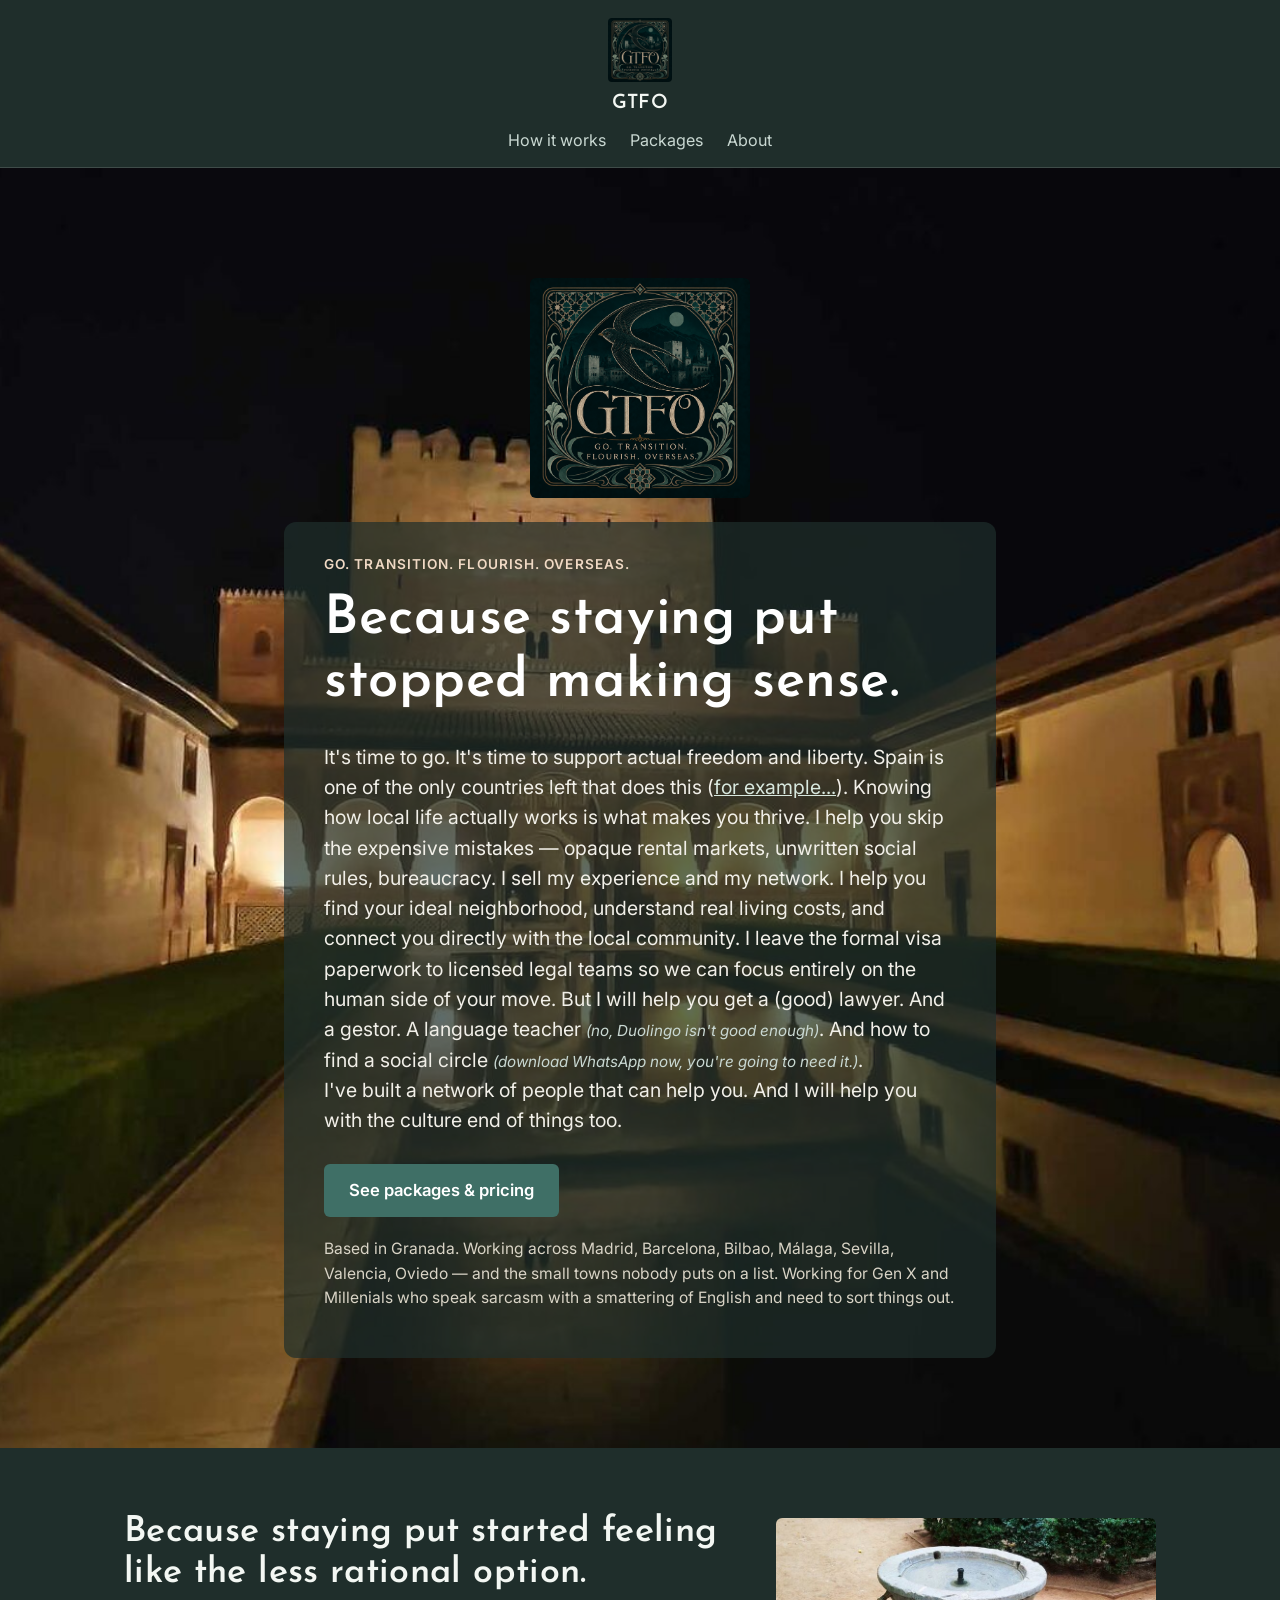
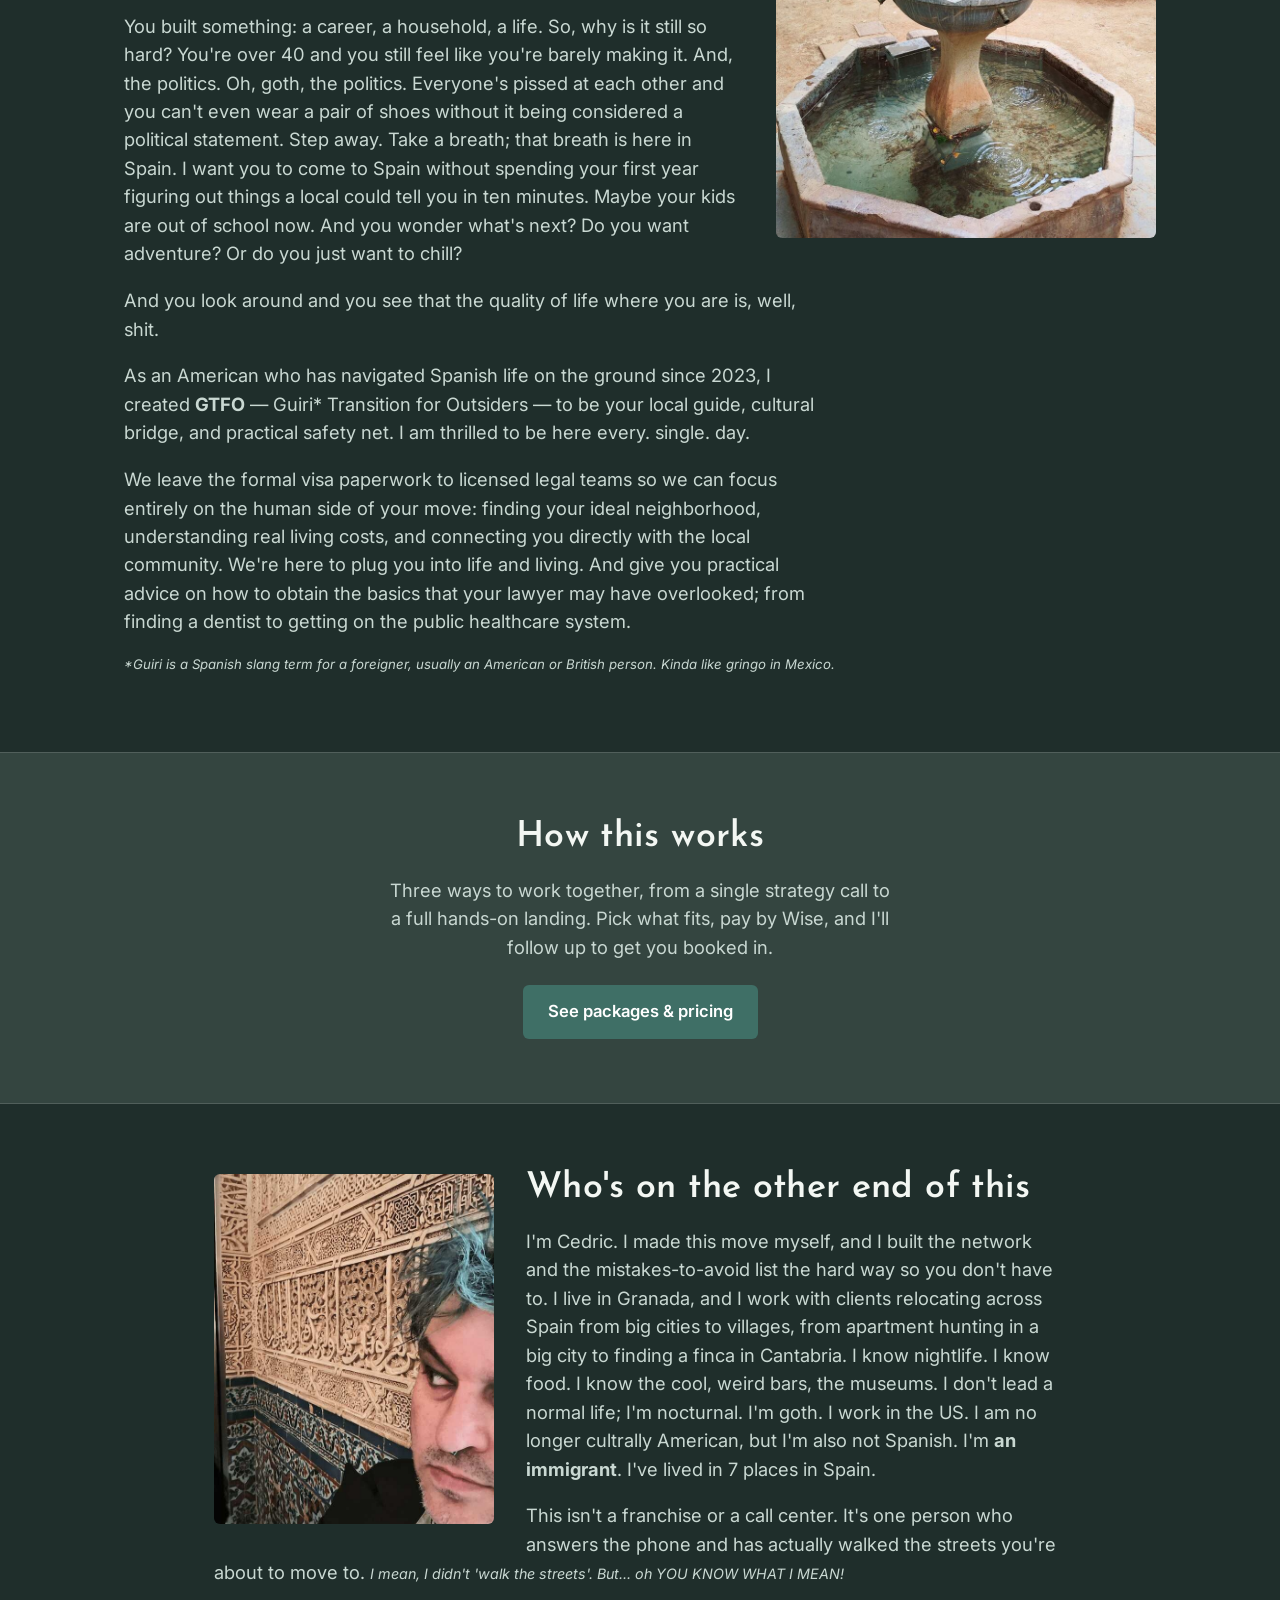
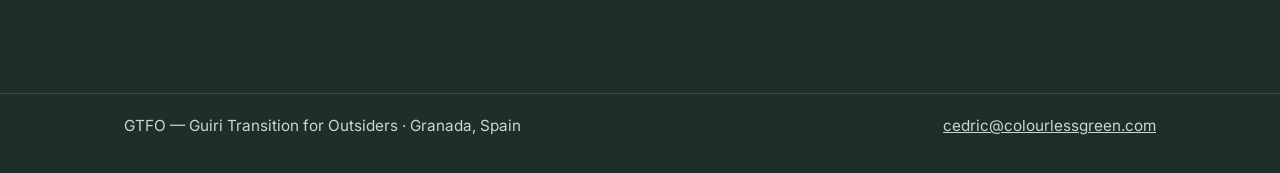
<file: index.html>
<!DOCTYPE html>
<html lang="en">
<head>
<meta charset="UTF-8">
<meta name="viewport" content="width=device-width, initial-scale=1.0">
<title>GTFO — Guiri Transition for Outsiders</title>
<meta name="description" content="GTFO: Guiri Transition for Outsiders. A Granada-based relocation guide for Americans moving to Spain. Straight answers on visas, housing, bureaucracy, and how to actually live there — from a strategy call to full-integration concierge support.">
<link rel="icon" type="image/png" href="assets/favicon.png">
<link rel="apple-touch-icon" href="assets/apple-touch-icon.png">
<link rel="stylesheet" href="styles.css">
<link rel="preconnect" href="https://fonts.googleapis.com">
<link rel="preconnect" href="https://fonts.gstatic.com" crossorigin>
<link href="https://fonts.googleapis.com/css2?family=Josefin+Sans:wght@400;600;700&family=Inter:wght@400;500;600;700&display=swap" rel="stylesheet">
</head>
<body>

<header class="site-header">
  <div class="wrap header-inner">
    <a class="brand" href="#top">
      <img src="assets/GTFOLogodk.png" alt="GTFO — Guiri Transition for Outsiders" class="brand-mark" id="logo-img">
      <span class="brand-name">GTFO</span>
    </a>
    <nav class="site-nav">
      <a href="#how-it-works">How it works</a>
      <a href="packages.html">Packages</a>
      <a href="#about">About</a>
    </nav>
  </div>
</header>

<main id="top">

  <section class="hero" style="background-image: url('assets/hero-alhambra-night.jpg');">
    <div class="wrap hero-inner">
      <img src="assets/GTFOLogodk.png" alt="GTFO — Guiri Transition for Outsiders" class="hero-logo">
      <div class="hero-panel">
        <p class="eyebrow">Go. Transition. Flourish. Overseas.</p>
        <h1 id="headline-main">Move to Spain and integrate.</h1>
        <p class="hero-sub">It's time to go. It's time to support actual freedom and liberty. Spain is one of the only countries left that does this (<a href="https://www.equaldex.com/region/spain" target="_blank">for example...</a>). Knowing how local life actually works is what makes you thrive. I help you skip the expensive mistakes — opaque rental markets, unwritten social rules, bureaucracy. I sell my experience and my network. I help you find your ideal neighborhood, understand real living costs, and connect you directly with the local community. I leave the formal visa paperwork to licensed legal teams so we can focus entirely on the human side of your move. But I will help you get a (good) lawyer. And a gestor. A language teacher <span class="aside">(no, Duolingo isn't good enough)</span>. And how to find a social circle <span class="aside"> (download WhatsApp now, you're going to need it.)</span>.
        <br>
        I've built a network of people that can help you. And I will help you with the culture end of things too.</p>
        <div class="hero-actions">
          <a href="packages.html" class="btn btn-primary">See packages &amp; pricing</a>
        </div>
        <p class="hero-note">Based in Granada. Working across Madrid, Barcelona, Bilbao, Málaga, Sevilla, Valencia, Oviedo — and the small towns nobody puts on a list. Working for Gen X and Millenials who speak sarcasm with a smattering of English and need to sort things out.</p>
      </div>
    </div>
  </section>

  <section class="section" id="who-its-for">
    <div class="wrap who-its-for-inner">
      <img src="assets/garden-fountain.jpg" alt="A quiet courtyard garden and fountain in Granada" class="who-its-for-img">
      <H2  id="headline-sub"></H2>
      <p class="lede">You built something: a career, a household, a life. So, why is it still so hard? You're over 40 and you still feel like you're barely making it. And, the politics. Oh, goth, the politics. Everyone's pissed at each other and you can't even wear a pair of shoes without it being considered a political statement. Step away. Take a breath; that breath is here in Spain. I want you to come to Spain without spending your first year figuring out things a local could tell you in ten minutes. Maybe your kids are out of school now. And you wonder what's next? Do you want adventure? Or do you just want to chill?</p>
      <p class="lede">And you look around and you see that the quality of life where you are is, well, shit.</p>
      <p class="lede">As an American who has navigated Spanish life on the ground since 2023, I created <strong>GTFO</strong> — Guiri* Transition for Outsiders — to be your local guide, cultural bridge, and practical safety net. I am thrilled to be here every. single. day.</p>
      <p class="lede">We leave the formal visa paperwork to licensed legal teams so we can focus entirely on the human side of your move: finding your ideal neighborhood, understanding real living costs, and connecting you directly with the local community. We're here to plug you into life and living. And give you practical advice on how to obtain the basics that your lawyer may have overlooked; from finding a dentist to getting on the public healthcare system.</p>
      <p class="aside">*Guiri is a Spanish slang term for a foreigner, usually an American or British person. Kinda like gringo in Mexico.</p>
    </div>
  </section>

  <section class="section section-alt" id="how-it-works">
    <div class="wrap how-it-works-cta">
      <h2>How this works</h2>
      <p class="lede">Three ways to work together, from a single strategy call to a full hands-on landing. Pick what fits, pay by Wise, and I'll follow up to get you booked in.</p>
      <a href="packages.html" class="btn btn-primary">See packages &amp; pricing</a>
    </div>
  </section>

  <section class="section" id="about">
    <div class="wrap about-inner">
      <img src="assets/about-founder.jpg" alt="Cedric, founder of Vecinos de Vencejos, at the Alhambra in Granada" class="about-photo">
      <h2>Who's on the other end of this</h2>
      <p class="lede">I'm Cedric. I made this move myself, and I built the network and the mistakes-to-avoid list the hard way so you don't have to. I live in Granada, and I work with clients relocating across Spain from big cities to villages, from apartment hunting in a big city to finding a finca in Cantabria. I know nightlife. I know food. I know the cool, weird bars, the museums. I don't lead a normal life; I'm nocturnal. I'm goth. I work in the US. I am no longer cultrally American, but I'm also not Spanish. I'm <strong> an immigrant</strong>. I've lived in 7 places in Spain.</p>
      <p class="lede">This isn't a franchise or a call center. It's one person who answers the phone and has actually walked the streets you're about to move to. <span class="aside">I mean, I didn't 'walk the streets'. But... oh YOU KNOW WHAT I MEAN!</span></p>
    </div>
  </section>


  <!--
    Testimonial section — activate once the first client testimonial is ready.
    <section class="section section-alt" id="testimonials">
      <div class="wrap">
        <h2>What clients say</h2>
        <blockquote class="testimonial">
          <p>"Quote goes here."</p>
          <cite>— Name, moved to City</cite>
        </blockquote>
      </div>
    </section>
  -->


</main>

<script src="assets/headlines.js" defer></script>

<footer class="site-footer">
  <div class="wrap footer-inner">
    <p>GTFO — Guiri Transition for Outsiders · Granada, Spain</p>
    <p><a href="mailto:cedric@colourlessgreen.com">cedric@colourlessgreen.com</a></p>
  </div>
</footer>

</body>
</html>
</file>
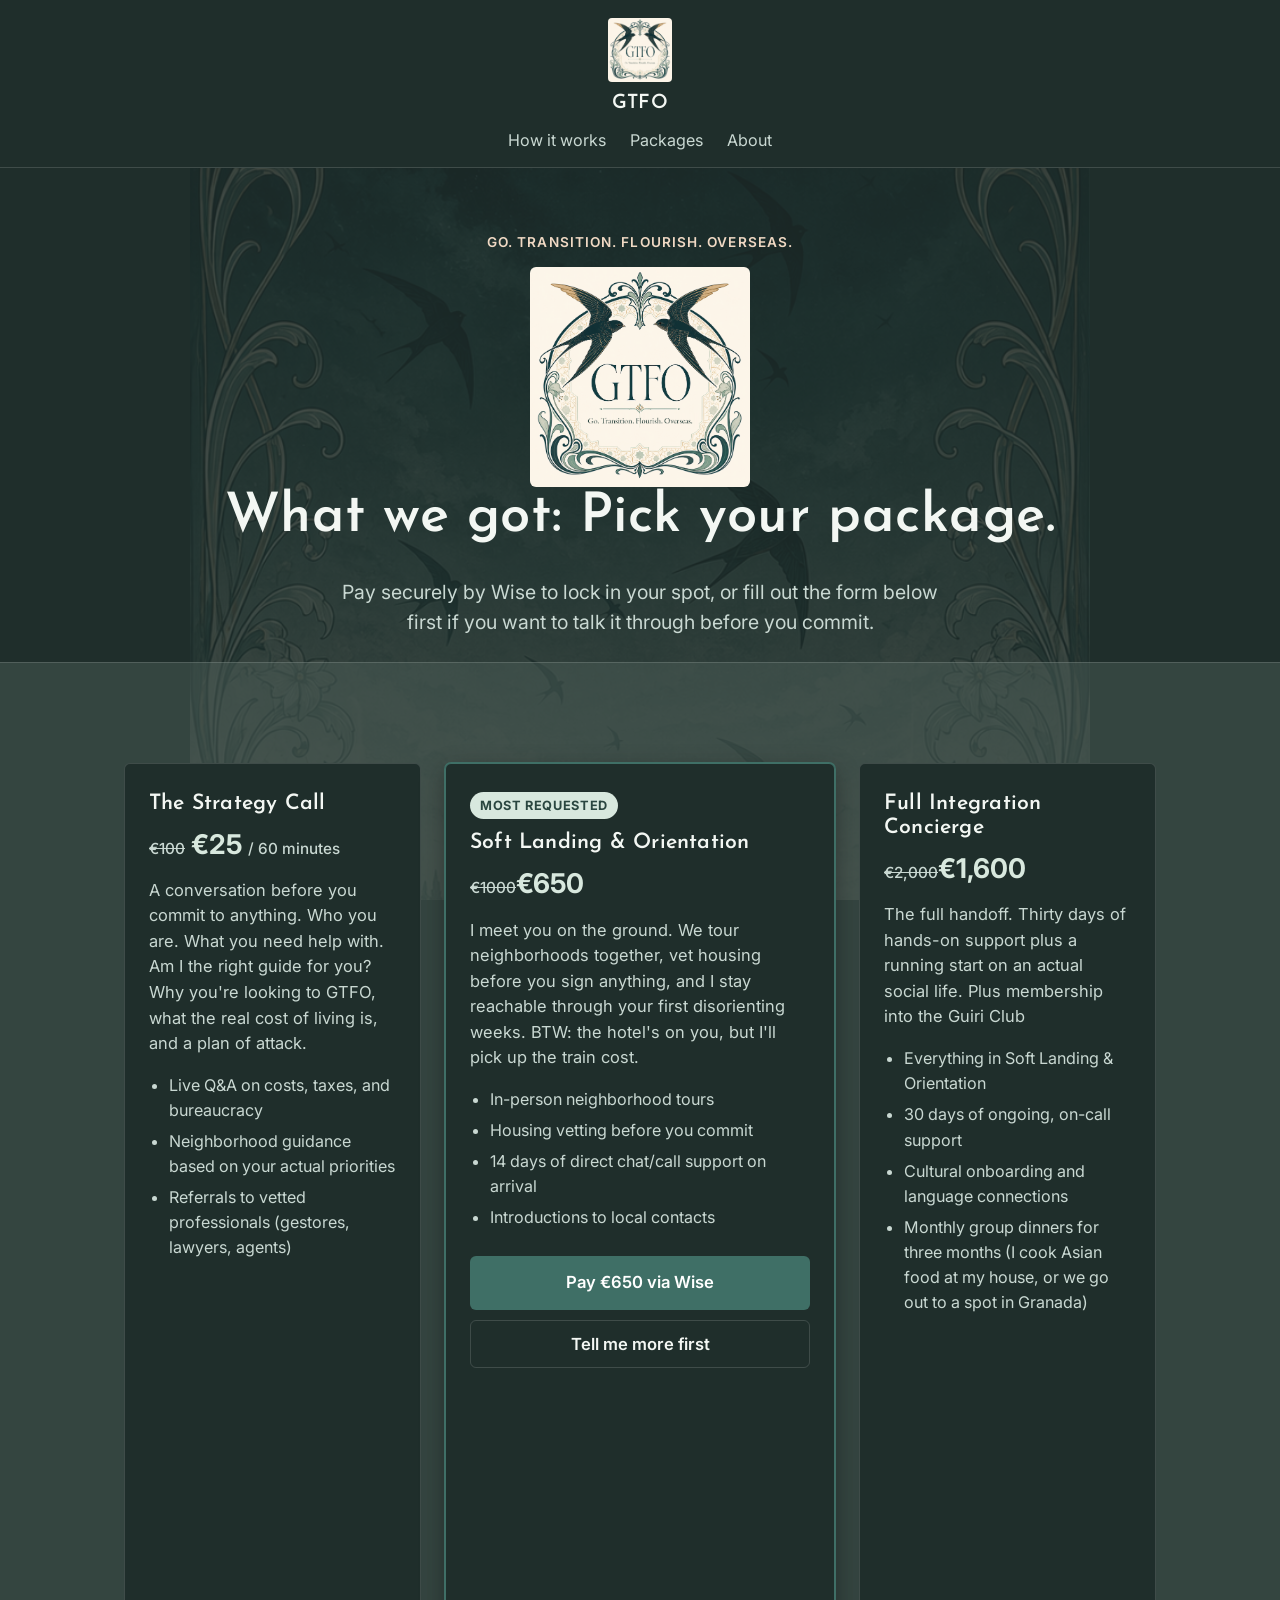
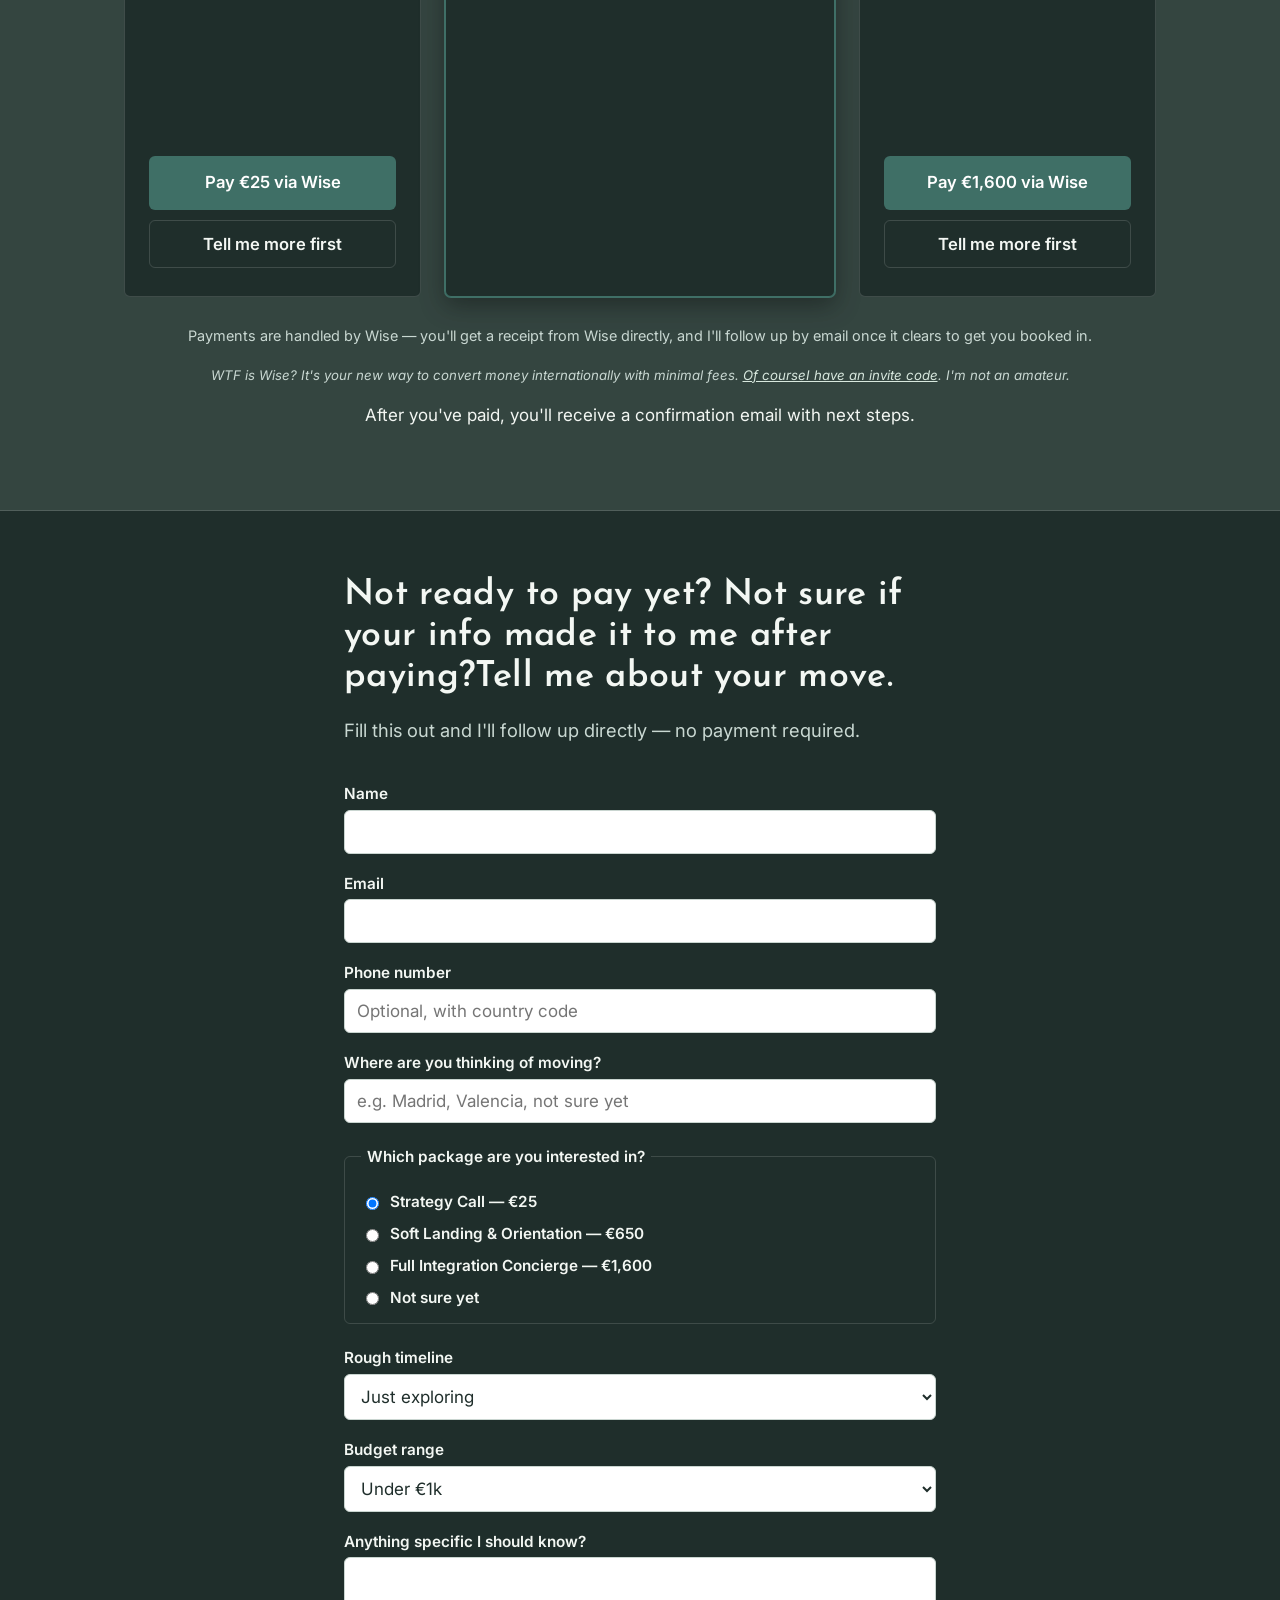
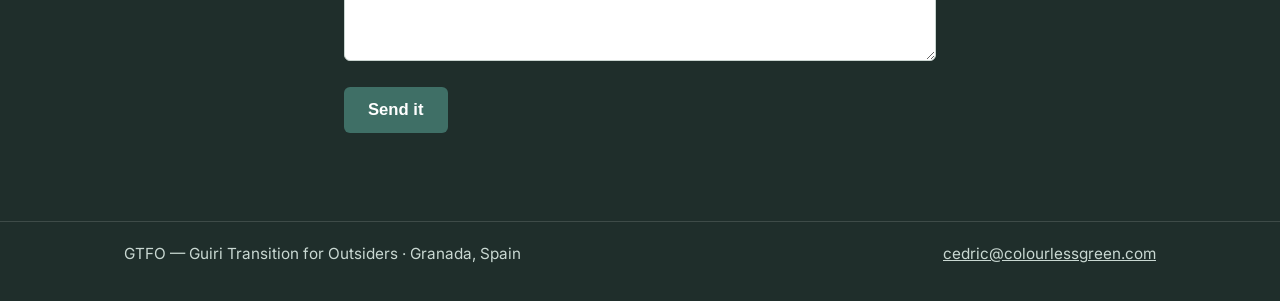
<file: packages.html>
<!DOCTYPE html>
<html lang="en">
<head>
<meta charset="UTF-8">
<meta name="viewport" content="width=device-width, initial-scale=1.0">
<title>Packages — GTFO: Guiri Transition for Outsiders</title>
<meta name="description" content="Pick a GTFO package — Strategy Call, Soft Landing, or Full Integration Concierge — and pay securely by Wise, or tell us about your move first.">
<link rel="icon" type="image/png" href="assets/favicon.png">
<link rel="apple-touch-icon" href="assets/apple-touch-icon.png">
<link rel="stylesheet" href="styles.css">
<link rel="preconnect" href="https://fonts.googleapis.com">
<link rel="preconnect" href="https://fonts.gstatic.com" crossorigin>
<link href="https://fonts.googleapis.com/css2?family=Josefin+Sans:wght@400;600;700&family=Inter:wght@400;500;600;700&display=swap" rel="stylesheet">
</head>
<body>

<header class="site-header">
  <div class="wrap header-inner">
    <a class="brand" href="index.html#top">
      <img src="assets/GTFOLogo.png" alt="GTFO — Guiri Transition for Outsiders" class="brand-mark">
      <span class="brand-name">GTFO</span>
    </a>
    <nav class="site-nav">
      <a href="index.html#how-it-works">How it works</a>
      <a href="packages.html">Packages</a>
      <a href="index.html#about">About</a>
    </nav>
  </div>
</header>

<main id="top">

  <section class="section packages-hero">
    <div class="wrap">
      <p class="eyebrow">Go. Transition. Flourish. Overseas.</p>
      <img src="assets/GTFOLogo.png" alt="GTFO — Guiri Transition for Outsiders" class="hero-logo" style="display:block;margin:0 auto;">
      <h1>What we got: Pick your package.</h1>
      <p class="hero-sub">Pay securely by Wise to lock in your spot, or fill out the form below first if you want to talk it through before you commit.</p>

     
    </div>
  </section>

  <section class="section section-alt" id="packages">
    <div class="wrap">
      <div class="tiers" id="pricing">

        <article class="tier" data-package="Strategy Call">
          <h3>The Strategy Call</h3>
          <p class="tier-price"><span style="text-decoration: line-through;">€100</span> €25 <span>/ 60 minutes</span></p>
          <p class="tier-desc">A conversation before you commit to anything. Who you are. What you need help with. Am I the right guide for you? Why you're looking to GTFO, what the real cost of living is, and a plan of attack.</p>
          <ul>
            <li>Live Q&amp;A on costs, taxes, and bureaucracy</li>
            <li>Neighborhood guidance based on your actual priorities</li>
            <li>Referrals to vetted professionals (gestores, lawyers, agents)</li>
          </ul>
          <div class="tier-actions">
            <a href="https://wise.com/pay/r/h5ri1hCE0yrgtA0" class="btn btn-primary" target="_blank" rel="noopener">Pay €25 via Wise</a>
            <button type="button" class="btn btn-ghost choose-package" data-package="Strategy Call">Tell me more first</button>
          </div>
        </article>

        <article class="tier tier-featured" data-package="Soft Landing">
          <p class="tier-badge">Most requested</p>
          <h3>Soft Landing &amp; Orientation</h3>
          <p class="tier-price"><span style="text-decoration: line-through;">€1000</span>€650</p>
          <p class="tier-desc">I meet you on the ground. We tour neighborhoods together, vet housing before you sign anything, and I stay reachable through your first disorienting weeks. BTW: the hotel's on you, but I'll pick up the train cost.</p>
          <ul>
            <li>In-person neighborhood tours</li>
            <li>Housing vetting before you commit</li>
            <li>14 days of direct chat/call support on arrival</li>
            <li>Introductions to local contacts</li>
          </ul>
          <div class="tier-actions">
            <!-- Replace with your real Wise payment link for the €650 package -->
            <a href="https://wise.com/pay/r/LwRGOXqxNeBHoqo" class="btn btn-primary" target="_blank" rel="noopener">Pay €650 via Wise</a>
            <button type="button" class="btn btn-ghost choose-package" data-package="Soft Landing">Tell me more first</button>
            <iframe align="center"
  title="fx"
  src="https://wise.com/gb/currency-converter/fx-widget/converter?sourceCurrency=EUR&targetCurrency=USD&amount=650&ctaVariant=CONVERT&ctaLink=https%3A%2F%2Fwise.com%2Finvite%2Fdic%2Fcedricj44"
  height=490
  width=340
  frameBorder="0"
  allowtransparency="true"
></iframe>
          </div>
        </article>

        <article class="tier" data-package="Full Concierge">
          <h3>Full Integration Concierge</h3>
          <p class="tier-price"><span style="text-decoration: line-through;">€2,000</span>€1,600</p>
          <p class="tier-desc">The full handoff. Thirty days of hands-on support plus a running start on an actual social life. Plus membership into the Guiri Club</p>
          <ul>
            <li>Everything in Soft Landing &amp; Orientation</li>
            <li>30 days of ongoing, on-call support</li>
            <li>Cultural onboarding and language connections</li>
            <li>Monthly group dinners for three months (I cook Asian food at my house, or we go out to a spot in Granada)</li>
          </ul>
          <div class="tier-actions">
            <!-- Replace with your real Wise payment link for the €1,600 package -->
            <a href="https://wise.com/pay/r/5l0N7WoG7zTIa3Y" class="btn btn-primary" target="_blank" rel="noopener">Pay €1,600 via Wise</a>
            <button type="button" class="btn btn-ghost choose-package" data-package="Full Concierge">Tell me more first</button>
          </div>
        </article>

      </div>
      <div>
            
      <p class="wise-note">Payments are handled by Wise — you'll get a receipt from Wise directly, and I'll follow up by email once it clears to get you booked in.</p>
       <p> <div class="aside" align="center"> WTF is Wise? It's your new way to convert money internationally with minimal fees. <a href="https://wise.com/invite/dic/cedricj44" target="_blank" rel="noopener"> Of courseI have an invite code</a>. I'm not an amateur.</div></p>
     <p align="center">After you've paid, you'll receive a confirmation email with next steps.</p>
      </div>
    

  </section>


  <section class="section" id="intake">
    <div class="wrap contact-inner">
      <h2>Not ready to pay yet? Not sure if your info made it to me after paying?Tell me about your move.</h2>
      <p class="lede">Fill this out and I'll follow up directly — no payment required.</p>

      <form name="packages-lead" method="POST" data-netlify="true" netlify-honeypot="bot-field" class="lead-form" id="intake-form">
        <input type="hidden" name="form-name" value="packages-lead">
        <p class="hp-field"><label>Don't fill this out if you're human: <input name="bot-field"></label></p>

        <label for="name">Name</label>
        <input type="text" id="name" name="name" required>

        <label for="email">Email</label>
        <input type="email" id="email" name="email" required>

        <label for="phone">Phone number</label>
        <input type="tel" id="phone" name="phone" placeholder="Optional, with country code">

        <label for="city">Where are you thinking of moving?</label>
        <input type="text" id="city" name="city" placeholder="e.g. Madrid, Valencia, not sure yet">

        <fieldset class="package-choice">
          <legend>Which package are you interested in?</legend>
          <label class="radio-label"><input type="radio" name="package" value="Strategy Call" checked> Strategy Call — €25</label>
          <label class="radio-label"><input type="radio" name="package" value="Soft Landing"> Soft Landing &amp; Orientation — €650</label>
          <label class="radio-label"><input type="radio" name="package" value="Full Concierge"> Full Integration Concierge — €1,600</label>
          <label class="radio-label"><input type="radio" name="package" value="Not sure yet"> Not sure yet</label>
        </fieldset>

        <label for="timeline">Rough timeline</label>
        <select id="timeline" name="timeline">
          <option value="just exploring">Just exploring</option>
          <option value="within a year">Moving within a year</option>
          <option value="within 3 months">Moving within 3 months</option>
          <option value="already there">Already in Spain</option>
        </select>

        <label for="budget">Budget range</label>
        <select id="budget" name="budget">
          <option value="under 1k">Under €1k</option>
          <option value="1k-5k">€1k–5k</option>
          <option value="5k-15k">€5k–15k</option>
          <option value="15k+">€15k+</option>
          <option value="prefer not to say">Prefer not to say</option>
        </select>

        <label for="message">Anything specific I should know?</label>
        <textarea id="message" name="message" rows="4"></textarea>

        <button type="submit" class="btn btn-primary">Send it</button>
      </form>
    </div>
  </section>

</main>

<footer class="site-footer">
  <div class="wrap footer-inner">
    <p>GTFO — Guiri Transition for Outsiders · Granada, Spain</p>
    <p><a href="mailto:cedric@colourlessgreen.com">cedric@colourlessgreen.com</a></p>
  </div>
</footer>

<script>
  // "Tell me more first" buttons: select the matching radio in the intake
  // form and scroll down to it, so the visitor doesn't have to re-pick.
  document.querySelectorAll('.choose-package').forEach(function (btn) {
    btn.addEventListener('click', function () {
      var pkg = btn.getAttribute('data-package');
      var radio = document.querySelector('input[name="package"][value="' + pkg + '"]');
      if (radio) radio.checked = true;
      document.getElementById('intake').scrollIntoView({ behavior: 'smooth' });
    });
  });
</script>

</body>
</html>
</file>
<file: styles.css>
:root {
  /* Dark theme: page background is the darkest teal, section-alt is a
     mid teal panel, and text runs light-on-dark throughout. */
  --text: #f3f7f3;        /* primary text */
  --text-soft: #c9d8d2;    /* muted/secondary text */
  --bg: #1f2e2b;           /* page background, darkest teal */
  --bg-alt: #4a5c56;       /* alternating section background */
  --line: rgba(255, 255, 255, 0.14);
  --accent: #3f6f66;
  --accent-dark: #2a4640;
  --accent-soft: #d8e8de;
  --max: 1080px;
  --radius: 6px;
  font-size: 17px;
}

* { box-sizing: border-box; }

html { scroll-behavior: smooth; }

body {
  position: relative;
  margin: 0;
  background: var(--bg);
  color: var(--text);
  font-family: 'Inter', system-ui, -apple-system, sans-serif;
  line-height: 1.55;
}

/* Whole-page watermark. Absolutely positioned against body (which is the
   containing block, since it's position:relative above) rather than fixed
   to the viewport — so it scrolls along with the page and tiles down the
   full height of the content instead of just sitting static near the top. */
body::before {
  content: "";
  position: fixed;
  inset: 0;
  background-image: url('assets/GTFO Background.png');
  background-repeat: repeat-y;
  background-position: top center;
  background-size: 900px auto;
  opacity: 0.16;
  pointer-events: none;
  z-index: 0;
}

.site-header,
main,
.site-footer {
  position: relative;
  z-index: 1;
}

@media (max-width: 640px) {
  body::before {
    background-size: 480px auto;
    opacity: 0.1;
  }
}

h1, h2, h3 {
  font-family: 'Josefin Sans', 'Century Gothic', sans-serif;
  letter-spacing: 0.01em;
  font-weight: 600;
  color: var(--text);
  line-height: 1.15;
  margin: 0 0 0.5em;
}

h1 { font-size: clamp(2.1rem, 4.5vw, 3.2rem); }
h2 { font-size: clamp(1.5rem, 3vw, 2.1rem); }
h3 { font-size: 1.25rem; margin-bottom: 0.35em; }

p { margin: 0 0 1em; }

a { color: var(--accent-soft); }

.wrap {
  max-width: var(--max);
  margin: 0 auto;
  padding: 0 24px;
}

/* Header */

.site-header {
  border-bottom: 1px solid var(--line);
  background: var(--bg);
  position: sticky;
  top: 0;
  z-index: 10;
}

/* Sections navigated to via #anchor links need breathing room above them,
   or the sticky header covers the heading when the browser scrolls there. */
section[id] {
  scroll-margin-top: 150px;
}

.header-inner {
  display: flex;
  flex-direction: column;
  align-items: center;
  gap: 10px;
  padding-top: 18px;
  padding-bottom: 14px;
}

.brand {
  display: flex;
  flex-direction: column;
  align-items: center;
  gap: 6px;
  text-decoration: none;
  color: var(--text);
}

.brand-mark {
  height: 64px;
  width: auto;
  display: block;
  border-radius: 4px;
}

.brand-name {
  font-family: 'Josefin Sans', 'Century Gothic', sans-serif;
  letter-spacing: 0.01em;
  font-weight: 600;
  font-size: 1.15rem;
}

.site-nav {
  display: flex;
  align-items: center;
  gap: 24px;
  font-size: 0.95rem;
}

.site-nav a {
  color: var(--text-soft);
  text-decoration: none;
}

.site-nav a:hover { color: var(--text); }

.nav-cta {
  background: var(--accent);
  color: #fff !important;
  padding: 8px 16px;
  border-radius: var(--radius);
}

.nav-cta:hover { background: var(--accent-dark); }

/* Hero */

.hero {
  padding: 110px 0 90px;
  background-size: cover;
  background-position: center;
  background-color: var(--bg);
}

.hero-inner {
  max-width: 760px;
}

.hero-panel {
  background: rgba(31, 46, 43, 0.7);
  border-radius: 12px;
  padding: 32px 40px;
}

@media (max-width: 640px) {
  .hero-panel {
    padding: 24px 20px;
  }
}

.hero-logo {
  display: block;
  width: 220px;
  max-width: 50%;
  height: auto;
  margin: 0 auto 24px;
  border-radius: 6px;
}

@media (max-width: 640px) {
  .hero-logo {
    width: 160px;
    max-width: 55%;
  }
}

.eyebrow {
  text-transform: uppercase;
  letter-spacing: 0.08em;
  font-size: 0.8rem;
  font-weight: 600;
  color: #f0d9c4;
  margin-bottom: 14px;
}

.hero h1 { color: #fff; }

.hero-sub {
  font-size: 1.15rem;
  color: #f1efe8;
  max-width: 640px;
}

.hero-actions {
  display: flex;
  gap: 16px;
  flex-wrap: wrap;
  margin: 28px 0 20px;
}

.hero-note {
  font-size: 0.92rem;
  color: #d9d4c6;
}

/* Who it's for */

.who-its-for-inner {
  display: flow-root; /* clearfix so the section contains the floated image */
}

.who-its-for-tagline {
  font-family: 'Josefin Sans', 'Century Gothic', sans-serif;
  text-transform: uppercase;
  letter-spacing: 0.06em;
  font-size: 0.85rem;
  font-weight: 600;
  color: var(--accent-soft);
  margin-bottom: 10px;
}

.who-its-for-img {
  float: right;
  width: 380px;
  max-width: 45%;
  height: 320px;
  object-fit: cover;
  border-radius: var(--radius);
  margin: 6px 0 20px 32px;
}

/* About */

.about-inner {
  display: flow-root; /* clearfix so the section contains the floated image */
  max-width: 900px;
}

.about-photo {
  float: left;
  width: 280px;
  max-width: 45%;
  border-radius: var(--radius);
  object-fit: cover;
  aspect-ratio: 4 / 5;
  margin: 6px 32px 20px 0;
}

/* Trailer image — full-width scene-setting banner between About and the brand frame */

.trailer {
  width: 100%;
  height: 760px;
  overflow: hidden;
}

.trailer-img {
  width: 100%;
  height: 100%;
  object-fit: cover;
  object-position: center top;
  display: block;
}

@media (max-width: 700px) {
  .trailer { height: 480px; }
}

/* Brand frame — the illustrated swift/Alhambra-tile poster used as a
   literal picture frame, with a short line of copy sitting inside its
   blank inner panel. The inset percentages below are an eyeballed match
   to the poster's border thickness — nudge them if the text doesn't
   land inside the blank area cleanly at your screen size. */

.brand-frame {
  padding: 16px 0 0;
}

.brand-frame-panel {
  position: relative;
  width: 100%;
  max-width: 300px;
  margin: 0 auto;
}

.brand-frame-img {
  display: block;
  width: 100%;
  height: auto;
  border-radius: var(--radius);
}

.brand-frame-text {
  position: absolute;
  top: 19%;
  bottom: 14.5%;
  left: 23%;
  right: 22%;
  display: flex;
  align-items: center;
  justify-content: center;
  text-align: center;
}

.brand-frame-text p {
  font-family: 'Josefin Sans', 'Century Gothic', sans-serif;
  letter-spacing: 0.01em;
  font-size: 1rem;
  line-height: 1.5;
  color: #1f5c50;
  margin: 0;
}

/* Buttons */

.btn {
  display: inline-block;
  padding: 13px 24px;
  border-radius: var(--radius);
  text-decoration: none;
  font-weight: 600;
  font-size: 0.98rem;
  border: 1px solid transparent;
}

.btn-primary {
  background: var(--accent);
  color: #fff;
}
.btn-primary:hover { background: var(--accent-dark); }

.btn-ghost {
  color: var(--text);
  border-color: var(--line);
}
.btn-ghost:hover { border-color: var(--text-soft); }

.btn-outline {
  color: var(--accent-soft);
  border-color: var(--accent);
  background: transparent;
}
.btn-outline:hover {
  background: var(--accent);
  color: #fff;
  border-color: var(--accent);
}

/* Sections */

.section {
  padding: 64px 0;
}

.section-alt {
  background: rgba(74, 92, 86, 0.5);
  border-top: 1px solid var(--line);
  border-bottom: 1px solid var(--line);
}

.lede {
  font-size: 1.08rem;
  color: var(--text-soft);
  max-width: 700px;
}

.about-inner .lede { max-width: none; }

.aside {
  font-size: 0.78em;
  color: var(--text-soft);
  font-style: italic;
}

.how-it-works-cta {
  text-align: center;
  max-width: 560px;
}

.how-it-works-cta .lede {
  max-width: none;
  margin: 0 auto 24px;
}

/* Tiers */

.tiers {
  display: grid;
  grid-template-columns: repeat(3, 1fr);
  gap: 24px;
  margin-top: 36px;
}

.tier {
  background: var(--bg);
  border: 1px solid var(--line);
  border-radius: var(--radius);
  padding: 28px 24px;
  display: flex;
  flex-direction: column;
}

.tier-featured {
  border-color: var(--accent);
  box-shadow: 0 0 0 1px var(--accent), 0 8px 24px rgba(0, 0, 0, 0.35);
}

.tier-badge {
  display: inline-block;
  background: var(--accent-soft);
  color: var(--accent-dark);
  font-size: 0.75rem;
  font-weight: 700;
  text-transform: uppercase;
  letter-spacing: 0.05em;
  padding: 4px 10px;
  border-radius: 999px;
  margin: 0 0 12px;
  width: fit-content;
}

.tier-price {
  font-size: 1.6rem;
  font-weight: 700;
  color: var(--accent-soft);
  margin: 0 0 12px;
}

.tier-price span {
  font-size: 0.9rem;
  font-weight: 500;
  color: var(--text-soft);
}

.tier-desc {
  color: var(--text-soft);
  font-size: 0.97rem;
}

.tier ul {
  padding-left: 20px;
  margin: 0 0 20px;
  color: var(--text-soft);
  font-size: 0.95rem;
}

.tier li { margin-bottom: 6px; }

.tier .btn { margin-top: auto; text-align: center; }

/* Contact / form */

.contact-inner { max-width: 640px; }

.lead-form {
  display: flex;
  flex-direction: column;
  gap: 4px;
  margin-top: 24px;
}

.lead-form label {
  font-size: 0.9rem;
  font-weight: 600;
  margin-top: 14px;
}

.lead-form input,
.lead-form select,
.lead-form textarea {
  font-family: inherit;
  font-size: 1rem;
  padding: 11px 12px;
  border: 1px solid #c9d5d0;
  border-radius: var(--radius);
  background: #fff;
  color: #1f2e2b;
}

.lead-form button {
  margin-top: 22px;
  align-self: flex-start;
  border: none;
  cursor: pointer;
}

.hp-field {
  position: absolute;
  left: -9999px;
}

/* Testimonial (kept ready for when activated) */

.testimonial {
  font-family: 'Josefin Sans', 'Century Gothic', sans-serif;
  letter-spacing: 0.01em;
  font-size: 1.3rem;
  margin: 0;
  padding: 0;
  border: none;
}

.testimonial cite {
  display: block;
  margin-top: 12px;
  font-family: 'Inter', sans-serif;
  font-size: 0.9rem;
  font-style: normal;
  color: var(--text-soft);
}

/* Footer */

.site-footer {
  border-top: 1px solid var(--line);
  padding: 20px 0;
  margin-top: 24px;
}

.footer-inner {
  display: flex;
  justify-content: space-between;
  flex-wrap: wrap;
  gap: 8px;
  font-size: 0.9rem;
  color: var(--text-soft);
}

.footer-inner a {
  color: var(--text-soft);
}

/* Packages page */

.packages-hero {
  padding-bottom: 24px;
  text-align: center;
}

.packages-hero .hero-sub {
  max-width: 600px;
  margin: 0 auto;
  color: var(--text-soft);
}

.packages-hero .eyebrow {
  text-align: center;
}

.tier-actions {
  margin-top: auto;
  display: flex;
  flex-direction: column;
  gap: 10px;
}

.tier-actions .btn { width: 100%; text-align: center; }

.tier-actions .btn-ghost {
  background: none;
  cursor: pointer;
  font-family: inherit;
}

.wise-note {
  margin: 28px 0 0;
  font-size: 0.85rem;
  color: var(--text-soft);
  text-align: center;
}

.package-choice {
  border: 1px solid var(--line);
  border-radius: var(--radius);
  padding: 14px 16px;
  margin: 18px 0 4px;
}

.package-choice legend {
  font-weight: 600;
  font-size: 0.9rem;
  padding: 0 6px;
}

.radio-label {
  display: flex;
  align-items: center;
  gap: 8px;
  font-size: 0.95rem;
  font-weight: 400;
  margin: 8px 0 0 !important;
  color: var(--text);
}

.radio-label input { width: auto; }

/* Responsive */

@media (max-width: 860px) {
  .tiers {
    grid-template-columns: 1fr;
  }
  .site-nav {
    gap: 14px;
    font-size: 0.85rem;
  }
  .hero { padding: 56px 0 40px; }
  .section { padding: 48px 0; }
}

@media (max-width: 640px) {
  .who-its-for-img,
  .about-photo {
    float: none;
    width: 100%;
    max-width: 100%;
    margin: 0 0 20px;
  }
}
</file>
